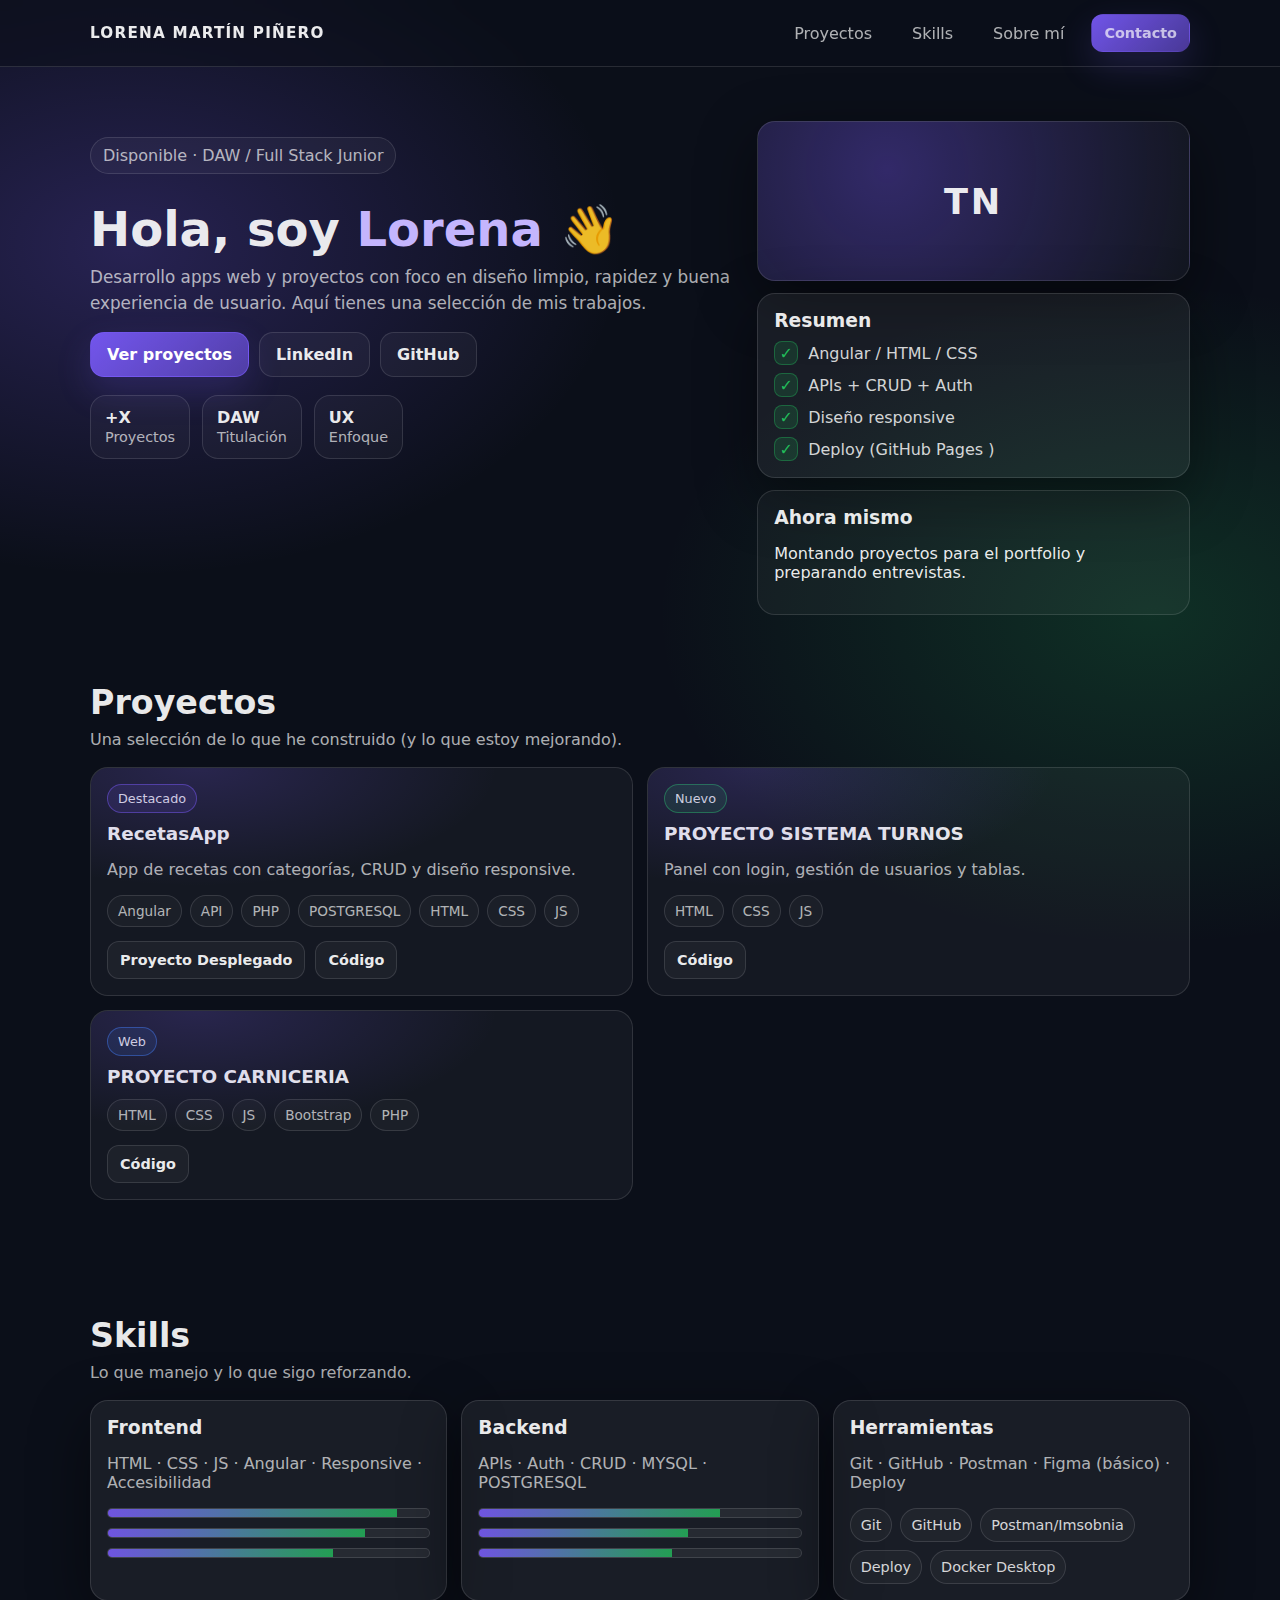
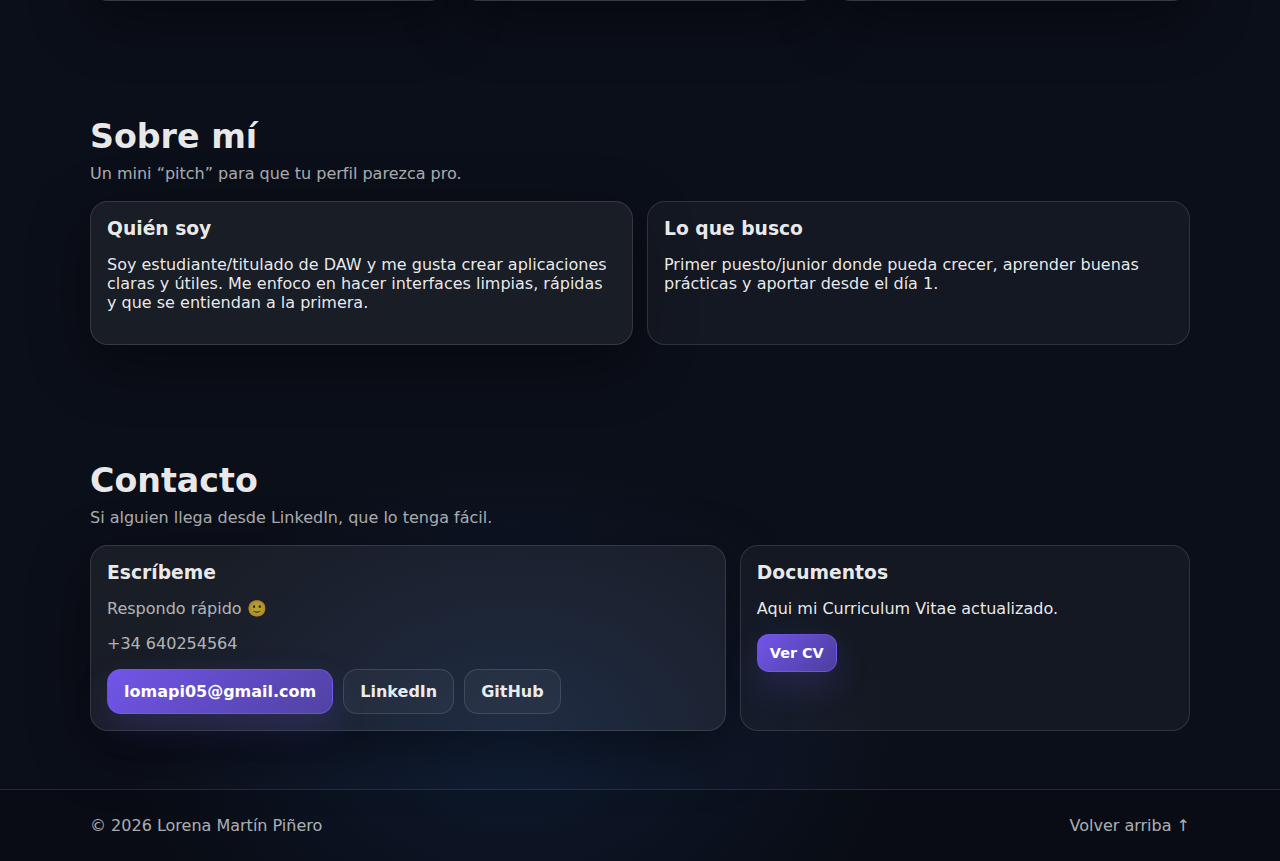
<file: index.html>
<!doctype html>
<html lang="es">
<head>
  <meta charset="utf-8" />
  <meta name="viewport" content="width=device-width, initial-scale=1" />
  <title>Lorena | Portfolio</title>
  <meta name="description" content="Portfolio de proyectos de desarrollo web." />
  <link rel="stylesheet" href="styles.css" />
</head>

<body>
  <!-- NAV -->
  <header class="header">
    <nav class="nav container">
      <a class="logo" href="#inicio">Lorena Martín Piñero</a>

      <input id="menu" type="checkbox" class="nav__toggle" />
      <label for="menu" class="nav__burger" aria-label="Abrir menú">
        <span></span><span></span><span></span>
      </label>

      <ul class="nav__links">
        <li><a href="#proyectos">Proyectos</a></li>
        <li><a href="#skills">Skills</a></li>
        <li><a href="#sobre-mi">Sobre mí</a></li>
        <li><a class="btn btn--small" href="#contacto">Contacto</a></li>
      </ul>
    </nav>
  </header>

  <!-- HERO -->
  <main id="inicio">
    <section class="hero container">
      <div class="hero__text">
        <p class="pill">Disponible · DAW / Full Stack Junior</p>
        <h1>Hola, soy <span class="accent">Lorena</span> 👋</h1>
        <p class="lead">
          Desarrollo apps web y proyectos con foco en diseño limpio, rapidez y buena experiencia de usuario.
          Aquí tienes una selección de mis trabajos.
        </p>

        <div class="hero__cta">
          <a class="btn" href="#proyectos">Ver proyectos</a>
          <a class="btn btn--ghost" href="https://www.linkedin.com/in/lorena-mart%C3%ADn-pi%C3%B1ero-50880b330/" target="_blank" rel="noreferrer">
            LinkedIn
          </a>
          <a class="btn btn--ghost" href="https://github.com/lorenamp25" target="_blank" rel="noreferrer">
            GitHub
          </a>
        </div>

        <div class="mini">
          <div class="mini__item">
            <span class="mini__num">+X</span>
            <span class="mini__label">Proyectos</span>
          </div>
          <div class="mini__item">
            <span class="mini__num">DAW</span>
            <span class="mini__label">Titulación</span>
          </div>
          <div class="mini__item">
            <span class="mini__num">UX</span>
            <span class="mini__label">Enfoque</span>
          </div>
        </div>
      </div>

      <aside class="hero__card">
        <div class="avatar" aria-hidden="true">
          <span>TN</span>
        </div>

        <div class="card">
          <h3>Resumen</h3>
          <ul class="checklist">
            <li>Angular / HTML / CSS</li>
            <li>APIs + CRUD + Auth</li>
            <li>Diseño responsive</li>
            <li>Deploy (GitHub Pages )</li>
          </ul>
        </div>

        <div class="card card--soft">
          <h3>Ahora mismo</h3>
          <p>
            Montando proyectos para el portfolio y preparando entrevistas.
          </p>
        </div>
      </aside>
    </section>

    <!-- PROYECTOS -->
    <section id="proyectos" class="section container">
      <div class="section__head">
        <h2>Proyectos</h2>
        <p>Una selección de lo que he construido (y lo que estoy mejorando).</p>
      </div>

      <div class="grid">
        <!-- PROYECTO 1 -->
        <article class="project">
          <div class="project__top">
            <div class="project__badge">Destacado</div>
            <h3>RecetasApp</h3>
            <p class="muted">
              App de recetas con categorías, CRUD y diseño responsive.
            </p>
          </div>

          <div class="tags">
            <span class="tag">Angular</span>
            <span class="tag">API</span>
            <span class="tag">PHP</span>
            <span class="tag">POSTGRESQL</span>
            <span class="tag">HTML</span>
            <span class="tag">CSS</span>
            <span class="tag">JS</span>
          </div>

          <div class="project__links">
            <a class="btn btn--small btn--ghost" href="http://87.106.58.176/" target="_blank" rel="noreferrer">Proyecto Desplegado</a>
            <a class="btn btn--small btn--ghost" href="https://github.com/lorenamp25/TFG_DAW" target="_blank" rel="noreferrer">Código</a>
          </div>
        </article>

        <!-- PROYECTO 2 -->
        <article class="project">
          <div class="project__top">
            <div class="project__badge project__badge--alt">Nuevo</div>
            <h3> PROYECTO SISTEMA TURNOS</h3>
            <p class="muted">
              Panel con login, gestión de usuarios y tablas.
            </p>
          </div>

          <div class="tags">
            <span class="tag">HTML</span>
            <span class="tag">CSS</span>
            <span class="tag">JS</span>
          </div>

          <div class="project__links">
            
            <a class="btn btn--small btn--ghost" href="https://github.com/lorenamp25/PROYECTO-SISTEMA-TURNOS.git" target="_blank" rel="noreferrer">Código</a>
          </div>
        </article>

        <!-- PROYECTO 3 -->
        <article class="project">
          <div class="project__top">
            <div class="project__badge project__badge--alt2">Web</div>
            <h3>PROYECTO CARNICERIA</h3>
           <div class="tags">
            <span class="tag">HTML</span>
            <span class="tag">CSS</span>
            <span class="tag">JS</span>
            <span class="tag">Bootstrap</span>
            <span class="tag">PHP</span>
          </div>
          </div>

          

          <div class="project__links">
        
            <a class="btn btn--small btn--ghost" href="https://github.com/lorenamp25/PROYECTO-CARNICERIA.git" target="_blank" rel="noreferrer">Código</a>
          </div>
        </article>

        <!-- PROYECTO 4 -->
        
      </div>
    </section>

    <!-- SKILLS -->
    <section id="skills" class="section container">
      <div class="section__head">
        <h2>Skills</h2>
        <p>Lo que manejo y lo que sigo reforzando.</p>
      </div>

      <div class="skills">
        <div class="card">
          <h3>Frontend</h3>
          <p class="muted">HTML · CSS · JS · Angular · Responsive · Accesibilidad </p>
          <div class="bars">
            <div class="bar"><span style="width: 90%"></span></div>
            <div class="bar"><span style="width: 80%"></span></div>
            <div class="bar"><span style="width: 70%"></span></div>
          </div>
        </div>

        <div class="card">
          <h3>Backend</h3>
          <p class="muted">APIs · Auth · CRUD ·  MYSQL · POSTGRESQL</p>
          <div class="bars">
            <div class="bar"><span style="width: 75%"></span></div>
            <div class="bar"><span style="width: 65%"></span></div>
            <div class="bar"><span style="width: 60%"></span></div>
          </div>
        </div>

        <div class="card">
          <h3>Herramientas</h3>
          <p class="muted">Git · GitHub · Postman · Figma (básico) · Deploy</p>
          <div class="chips">
            <span class="chip">Git</span>
            <span class="chip">GitHub</span>
            <span class="chip">Postman/Imsobnia</span>
            <span class="chip">Deploy</span>
            <span class="chip">Docker Desktop</span>
          </div>
        </div>
      </div>
    </section>

    <!-- SOBRE MI -->
    <section id="sobre-mi" class="section container">
      <div class="section__head">
        <h2>Sobre mí</h2>
        <p>Un mini “pitch” para que tu perfil parezca pro.</p>
      </div>

      <div class="about">
        <div class="card">
          <h3>Quién soy</h3>
          <p>
            Soy estudiante/titulado de DAW y me gusta crear aplicaciones claras y útiles.
            Me enfoco en hacer interfaces limpias, rápidas y que se entiendan a la primera.
          </p>
        </div>

        <div class="card card--soft">
          <h3>Lo que busco</h3>
          <p>
            Primer puesto/junior donde pueda crecer, aprender buenas prácticas y aportar desde el día 1.
          </p>
        </div>
      </div>
    </section>

    <!-- CONTACTO -->
    <section id="contacto" class="section container">
      <div class="section__head">
        <h2>Contacto</h2>
        <p>Si alguien llega desde LinkedIn, que lo tenga fácil.</p>
      </div>

      <div class="contact">
        <div class="card">
          <h3>Escríbeme</h3>
          <p class="muted">Respondo rápido 🙂</p>
           <p class="muted">+34 640254564</p>
          <div class="contact__links">
            <a class="btn" href="lomapi05@gmail.com">lomapi05@gmail.com</a>
            <a class="btn btn--ghost" href="https://www.linkedin.com/in/lorena-mart%C3%ADn-pi%C3%B1ero-50880b330/" target="_blank" rel="noreferrer">LinkedIn</a>
            <a class="btn btn--ghost" href="https://github.com/lorenamp25" target="_blank" rel="noreferrer">GitHub</a>
          </div>
        </div>

        <div class="card card--soft">
          <h3>Documentos</h3>
          <p>Aqui mi Curriculum Vitae actualizado.
          </p>
          <a class="btn btn--small" href="C.V. Lorena Martin PiÃ±ero.docx" target="_blank" rel="noreferrer">Ver CV</a>
        </div>
      </div>
    </section>
  </main>

  <!-- FOOTER -->
  <footer class="footer">
    <div class="container footer__inner">
      <p>© <span id="year"></span> Lorena Martín Piñero</p>
      <a href="#inicio" class="muted">Volver arriba ↑</a>
    </div>
  </footer>

  <script>
    document.getElementById("year").textContent = new Date().getFullYear();
  </script>
</body>
</html>
</file>
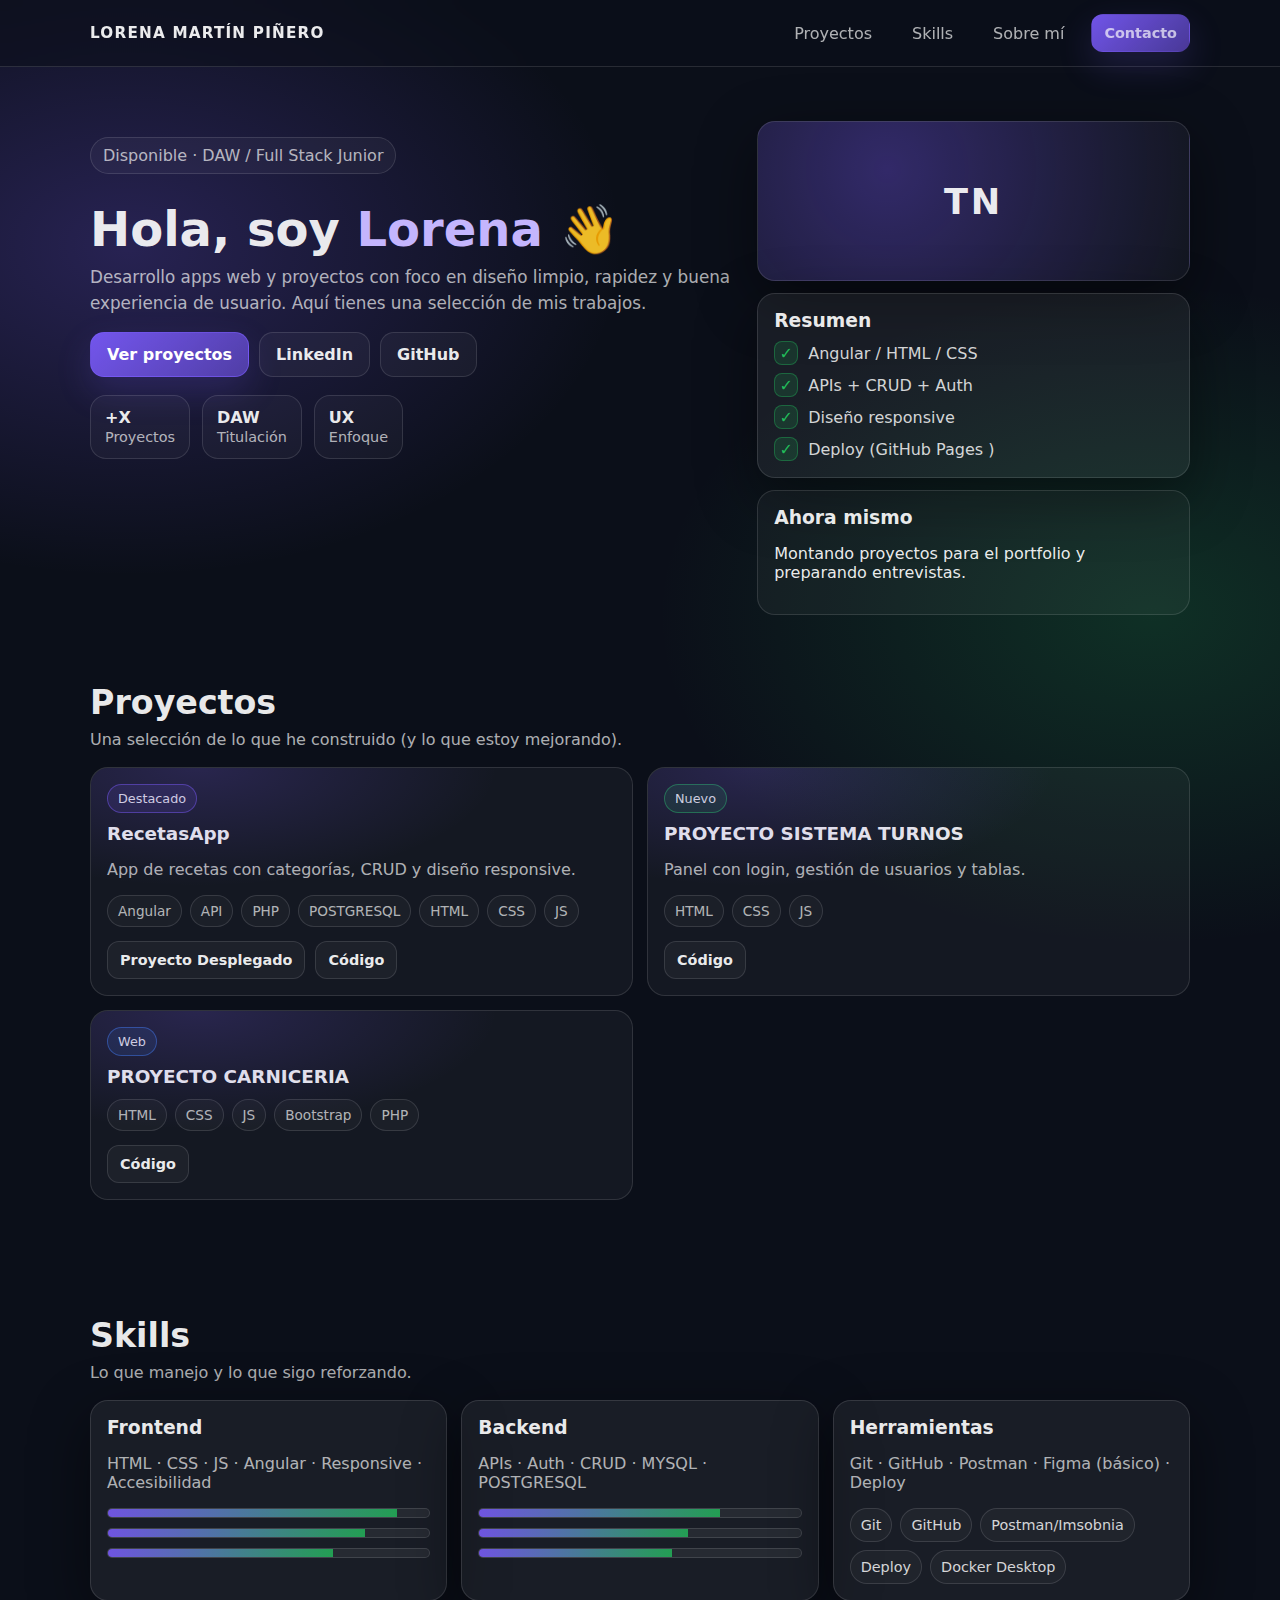
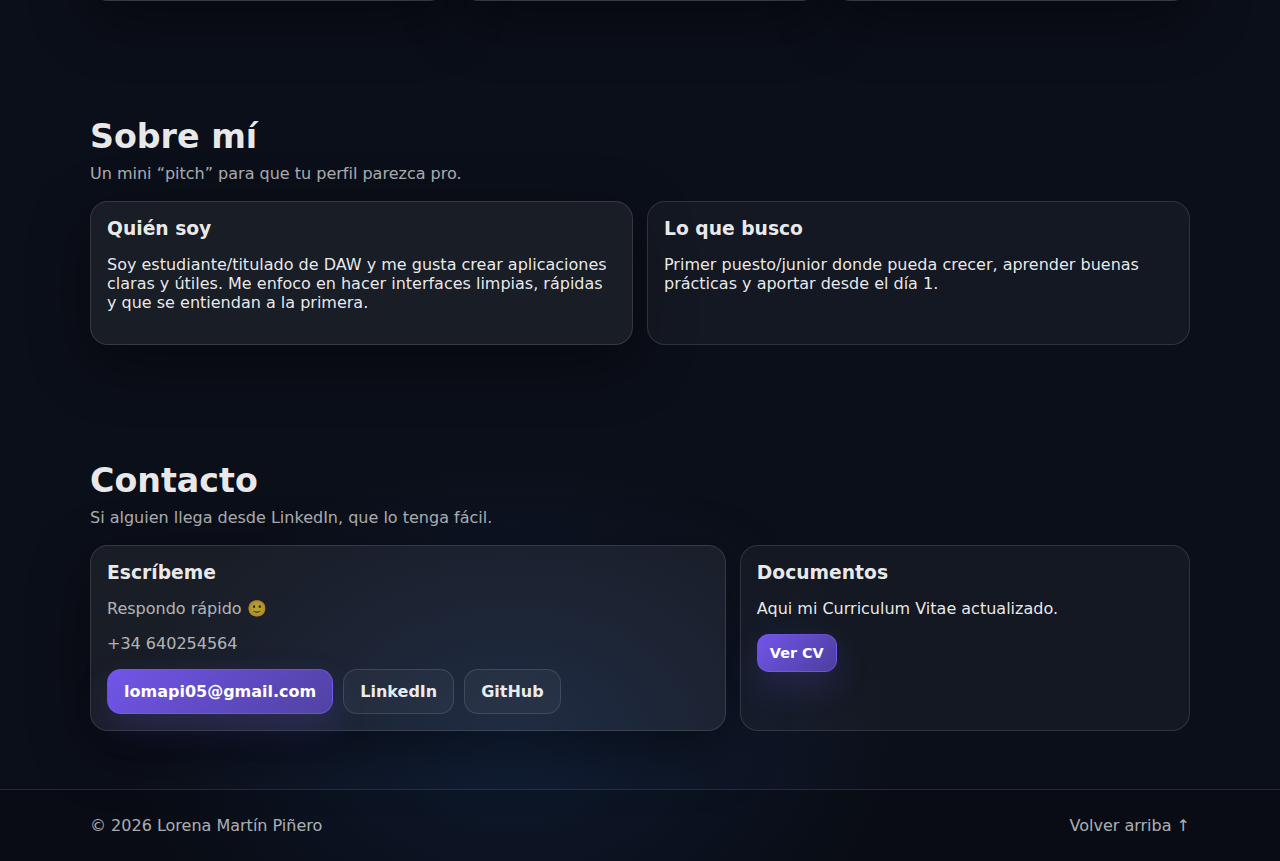
<file: portfolio.html>
<!doctype html>
<html lang="es">
<head>
  <meta charset="utf-8" />
  <meta name="viewport" content="width=device-width, initial-scale=1" />
  <title>Lorena | Portfolio</title>
  <meta name="description" content="Portfolio de proyectos de desarrollo web." />
  <link rel="stylesheet" href="style.css" />
</head>

<body>
  <!-- NAV -->
  <header class="header">
    <nav class="nav container">
      <a class="logo" href="#inicio">Lorena Martín Piñero</a>

      <input id="menu" type="checkbox" class="nav__toggle" />
      <label for="menu" class="nav__burger" aria-label="Abrir menú">
        <span></span><span></span><span></span>
      </label>

      <ul class="nav__links">
        <li><a href="#proyectos">Proyectos</a></li>
        <li><a href="#skills">Skills</a></li>
        <li><a href="#sobre-mi">Sobre mí</a></li>
        <li><a class="btn btn--small" href="#contacto">Contacto</a></li>
      </ul>
    </nav>
  </header>

  <!-- HERO -->
  <main id="inicio">
    <section class="hero container">
      <div class="hero__text">
        <p class="pill">Disponible · DAW / Full Stack Junior</p>
        <h1>Hola, soy <span class="accent">Lorena</span> 👋</h1>
        <p class="lead">
          Desarrollo apps web y proyectos con foco en diseño limpio, rapidez y buena experiencia de usuario.
          Aquí tienes una selección de mis trabajos.
        </p>

        <div class="hero__cta">
          <a class="btn" href="#proyectos">Ver proyectos</a>
          <a class="btn btn--ghost" href="https://www.linkedin.com/in/lorena-mart%C3%ADn-pi%C3%B1ero-50880b330/" target="_blank" rel="noreferrer">
            LinkedIn
          </a>
          <a class="btn btn--ghost" href="https://github.com/lorenamp25" target="_blank" rel="noreferrer">
            GitHub
          </a>
        </div>

        <div class="mini">
          <div class="mini__item">
            <span class="mini__num">+X</span>
            <span class="mini__label">Proyectos</span>
          </div>
          <div class="mini__item">
            <span class="mini__num">DAW</span>
            <span class="mini__label">Titulación</span>
          </div>
          <div class="mini__item">
            <span class="mini__num">UX</span>
            <span class="mini__label">Enfoque</span>
          </div>
        </div>
      </div>

      <aside class="hero__card">
        <div class="avatar" aria-hidden="true">
          <span>TN</span>
        </div>

        <div class="card">
          <h3>Resumen</h3>
          <ul class="checklist">
            <li>Angular / HTML / CSS</li>
            <li>APIs + CRUD + Auth</li>
            <li>Diseño responsive</li>
            <li>Deploy (GitHub Pages )</li>
          </ul>
        </div>

        <div class="card card--soft">
          <h3>Ahora mismo</h3>
          <p>
            Montando proyectos para el portfolio y preparando entrevistas.
          </p>
        </div>
      </aside>
    </section>

    <!-- PROYECTOS -->
    <section id="proyectos" class="section container">
      <div class="section__head">
        <h2>Proyectos</h2>
        <p>Una selección de lo que he construido (y lo que estoy mejorando).</p>
      </div>

      <div class="grid">
        <!-- PROYECTO 1 -->
        <article class="project">
          <div class="project__top">
            <div class="project__badge">Destacado</div>
            <h3>RecetasApp</h3>
            <p class="muted">
              App de recetas con categorías, CRUD y diseño responsive.
            </p>
          </div>

          <div class="tags">
            <span class="tag">Angular</span>
            <span class="tag">API</span>
            <span class="tag">PHP</span>
            <span class="tag">POSTGRESQL</span>
            <span class="tag">HTML</span>
            <span class="tag">CSS</span>
            <span class="tag">JS</span>
          </div>

          <div class="project__links">
            <a class="btn btn--small btn--ghost" href="http://87.106.58.176/" target="_blank" rel="noreferrer">Proyecto Desplegado</a>
            <a class="btn btn--small btn--ghost" href="https://github.com/lorenamp25/TFG_DAW" target="_blank" rel="noreferrer">Código</a>
          </div>
        </article>

        <!-- PROYECTO 2 -->
        <article class="project">
          <div class="project__top">
            <div class="project__badge project__badge--alt">Nuevo</div>
            <h3> PROYECTO SISTEMA TURNOS</h3>
            <p class="muted">
              Panel con login, gestión de usuarios y tablas.
            </p>
          </div>

          <div class="tags">
            <span class="tag">HTML</span>
            <span class="tag">CSS</span>
            <span class="tag">JS</span>
          </div>

          <div class="project__links">
            
            <a class="btn btn--small btn--ghost" href="https://github.com/lorenamp25/PROYECTO-SISTEMA-TURNOS.git" target="_blank" rel="noreferrer">Código</a>
          </div>
        </article>

        <!-- PROYECTO 3 -->
        <article class="project">
          <div class="project__top">
            <div class="project__badge project__badge--alt2">Web</div>
            <h3>PROYECTO CARNICERIA</h3>
           <div class="tags">
            <span class="tag">HTML</span>
            <span class="tag">CSS</span>
            <span class="tag">JS</span>
            <span class="tag">Bootstrap</span>
            <span class="tag">PHP</span>
          </div>
          </div>

          

          <div class="project__links">
        
            <a class="btn btn--small btn--ghost" href="https://github.com/lorenamp25/PROYECTO-CARNICERIA.git" target="_blank" rel="noreferrer">Código</a>
          </div>
        </article>

        <!-- PROYECTO 4 -->
        
      </div>
    </section>

    <!-- SKILLS -->
    <section id="skills" class="section container">
      <div class="section__head">
        <h2>Skills</h2>
        <p>Lo que manejo y lo que sigo reforzando.</p>
      </div>

      <div class="skills">
        <div class="card">
          <h3>Frontend</h3>
          <p class="muted">HTML · CSS · JS · Angular · Responsive · Accesibilidad </p>
          <div class="bars">
            <div class="bar"><span style="width: 90%"></span></div>
            <div class="bar"><span style="width: 80%"></span></div>
            <div class="bar"><span style="width: 70%"></span></div>
          </div>
        </div>

        <div class="card">
          <h3>Backend</h3>
          <p class="muted">APIs · Auth · CRUD ·  MYSQL · POSTGRESQL</p>
          <div class="bars">
            <div class="bar"><span style="width: 75%"></span></div>
            <div class="bar"><span style="width: 65%"></span></div>
            <div class="bar"><span style="width: 60%"></span></div>
          </div>
        </div>

        <div class="card">
          <h3>Herramientas</h3>
          <p class="muted">Git · GitHub · Postman · Figma (básico) · Deploy</p>
          <div class="chips">
            <span class="chip">Git</span>
            <span class="chip">GitHub</span>
            <span class="chip">Postman/Imsobnia</span>
            <span class="chip">Deploy</span>
            <span class="chip">Docker Desktop</span>
          </div>
        </div>
      </div>
    </section>

    <!-- SOBRE MI -->
    <section id="sobre-mi" class="section container">
      <div class="section__head">
        <h2>Sobre mí</h2>
        <p>Un mini “pitch” para que tu perfil parezca pro.</p>
      </div>

      <div class="about">
        <div class="card">
          <h3>Quién soy</h3>
          <p>
            Soy estudiante/titulado de DAW y me gusta crear aplicaciones claras y útiles.
            Me enfoco en hacer interfaces limpias, rápidas y que se entiendan a la primera.
          </p>
        </div>

        <div class="card card--soft">
          <h3>Lo que busco</h3>
          <p>
            Primer puesto/junior donde pueda crecer, aprender buenas prácticas y aportar desde el día 1.
          </p>
        </div>
      </div>
    </section>

    <!-- CONTACTO -->
    <section id="contacto" class="section container">
      <div class="section__head">
        <h2>Contacto</h2>
        <p>Si alguien llega desde LinkedIn, que lo tenga fácil.</p>
      </div>

      <div class="contact">
        <div class="card">
          <h3>Escríbeme</h3>
          <p class="muted">Respondo rápido 🙂</p>
           <p class="muted">+34 640254564</p>
          <div class="contact__links">
            <a class="btn" href="lomapi05@gmail.com">lomapi05@gmail.com</a>
            <a class="btn btn--ghost" href="https://www.linkedin.com/in/lorena-mart%C3%ADn-pi%C3%B1ero-50880b330/" target="_blank" rel="noreferrer">LinkedIn</a>
            <a class="btn btn--ghost" href="https://github.com/lorenamp25" target="_blank" rel="noreferrer">GitHub</a>
          </div>
        </div>

        <div class="card card--soft">
          <h3>Documentos</h3>
          <p>Aqui mi Curriculum Vitae actualizado.
          </p>
          <a class="btn btn--small" href="C.V. Lorena Martin PiÃ±ero.docx" target="_blank" rel="noreferrer">Ver CV</a>
        </div>
      </div>
    </section>
  </main>

  <!-- FOOTER -->
  <footer class="footer">
    <div class="container footer__inner">
      <p>© <span id="year"></span> Lorena Martín Piñero</p>
      <a href="#inicio" class="muted">Volver arriba ↑</a>
    </div>
  </footer>

  <script>
    document.getElementById("year").textContent = new Date().getFullYear();
  </script>
</body>
</html>
</file>
<file: styles.css>
:root{
  --bg: #0b0f19;
  --card: rgba(255,255,255,.06);
  --card2: rgba(255,255,255,.04);
  --text: rgba(255,255,255,.92);
  --muted: rgba(255,255,255,.68);
  --border: rgba(255,255,255,.12);
  --shadow: 0 18px 60px rgba(0,0,0,.45);
  --radius: 18px;
  --max: 1100px;
  --accent: #7c5cff;
  --accent2: #22c55e;
}

*{ box-sizing:border-box; }
html{ scroll-behavior:smooth; }
body{
  margin:0;
  font-family: ui-sans-serif, system-ui, -apple-system, Segoe UI, Roboto, Arial, "Apple Color Emoji","Segoe UI Emoji";
  color: var(--text);
  background:
    radial-gradient(900px 600px at 10% 10%, rgba(124,92,255,.25), transparent 55%),
    radial-gradient(900px 600px at 90% 25%, rgba(34,197,94,.18), transparent 55%),
    radial-gradient(700px 500px at 40% 95%, rgba(59,130,246,.14), transparent 55%),
    var(--bg);
}

a{ color:inherit; text-decoration:none; }
.container{ width:min(var(--max), calc(100% - 40px)); margin:0 auto; }

.header{
  position:sticky; top:0; z-index:50;
  backdrop-filter: blur(12px);
  background: rgba(11,15,25,.55);
  border-bottom: 1px solid var(--border);
}

.nav{
  display:flex; align-items:center; justify-content:space-between;
  padding: 14px 0;
  gap:16px;
}
.logo{
  font-weight:800;
  letter-spacing:.08em;
  text-transform:uppercase;
  font-size:.95rem;
}
.nav__links{
  list-style:none; display:flex; gap:14px; align-items:center;
  margin:0; padding:0;
}
.nav__links a{
  padding:10px 12px;
  border-radius: 12px;
  color: var(--muted);
  border: 1px solid transparent;
}
.nav__links a:hover{
  color: var(--text);
  border-color: var(--border);
  background: rgba(255,255,255,.04);
}

.nav__toggle{ display:none; }
.nav__burger{
  display:none;
  width:44px; height:44px;
  border:1px solid var(--border);
  border-radius: 14px;
  align-items:center; justify-content:center;
  gap:5px;
  cursor:pointer;
}
.nav__burger span{
  display:block; width:18px; height:2px;
  background: rgba(255,255,255,.85);
  border-radius:99px;
}

.btn{
  display:inline-flex; align-items:center; justify-content:center;
  padding: 12px 16px;
  border-radius: 14px;
  border: 1px solid rgba(124,92,255,.55);
  background: linear-gradient(135deg, rgba(124,92,255,.9), rgba(124,92,255,.55));
  color: white;
  font-weight: 650;
  box-shadow: 0 14px 35px rgba(124,92,255,.18);
  transition: transform .15s ease, filter .15s ease;
}
.btn:hover{ transform: translateY(-1px); filter: brightness(1.06); }
.btn--ghost{
  background: rgba(255,255,255,.04);
  border-color: var(--border);
  box-shadow: none;
  color: var(--text);
}
.btn--small{ padding: 10px 12px; border-radius: 12px; font-size: .9rem; }

.section{ padding: 58px 0; }
.section__head{
  display:flex; flex-direction:column; gap:8px;
  margin-bottom: 18px;
}
.section__head h2{
  margin:0;
  font-size: clamp(1.5rem, 2.6vw, 2.1rem);
}
.section__head p{ margin:0; color: var(--muted); max-width: 70ch; }

.hero{
  padding: 54px 0 10px;
  display:grid;
  grid-template-columns: 1.2fr .8fr;
  gap: 18px;
  align-items: start;
}
.pill{
  display:inline-flex;
  gap:8px;
  align-items:center;
  padding: 8px 12px;
  border-radius: 999px;
  border: 1px solid var(--border);
  background: rgba(255,255,255,.04);
  color: var(--muted);
  width: fit-content;
}
.hero h1{
  margin: 14px 0 10px;
  font-size: clamp(2rem, 4.2vw, 3rem);
  line-height: 1.05;
}
.accent{ color: #c4b5fd; }
.lead{ color: var(--muted); font-size: 1.05rem; line-height: 1.55; margin: 0 0 16px; }

.hero__cta{ display:flex; gap:10px; flex-wrap:wrap; margin: 14px 0 18px; }

.mini{
  display:flex; gap:12px; flex-wrap:wrap;
}
.mini__item{
  padding: 12px 14px;
  border-radius: 16px;
  border: 1px solid var(--border);
  background: rgba(255,255,255,.03);
}
.mini__num{ font-weight:800; display:block; }
.mini__label{ color: var(--muted); font-size:.9rem; }

.hero__card{
  display:flex; flex-direction:column; gap:12px;
}
.avatar{
  border-radius: var(--radius);
  border: 1px solid var(--border);
  background: radial-gradient(circle at 30% 30%, rgba(124,92,255,.35), rgba(255,255,255,.03));
  box-shadow: var(--shadow);
  height: 160px;
  display:grid; place-items:center;
}
.avatar span{
  font-weight: 900;
  font-size: 2.2rem;
  letter-spacing: .08em;
  color: rgba(255,255,255,.92);
}

.card{
  border-radius: var(--radius);
  border: 1px solid var(--border);
  background: var(--card);
  box-shadow: var(--shadow);
  padding: 16px;
}
.card--soft{
  background: var(--card2);
  box-shadow: none;
}
.card h3{ margin: 0 0 10px; }
.muted{ color: var(--muted); }

.checklist{
  list-style:none; padding:0; margin:0;
  display:grid; gap:8px;
}
.checklist li{
  display:flex; gap:10px; align-items:center;
  color: rgba(255,255,255,.82);
}
.checklist li::before{
  content:"✓";
  width: 22px; height: 22px;
  display:grid; place-items:center;
  border-radius: 8px;
  background: rgba(34,197,94,.15);
  border: 1px solid rgba(34,197,94,.35);
  color: rgba(34,197,94,.95);
  font-weight: 900;
}

.grid{
  display:grid;
  grid-template-columns: repeat(12, 1fr);
  gap: 14px;
}
.project{
  grid-column: span 6;
  border-radius: var(--radius);
  border: 1px solid var(--border);
  background: rgba(255,255,255,.04);
  padding: 16px;
  position: relative;
  overflow: hidden;
}
.project::after{
  content:"";
  position:absolute; inset:-2px;
  background: radial-gradient(500px 200px at 20% 0%, rgba(124,92,255,.2), transparent 60%);
  pointer-events:none;
}
.project__top{ position:relative; }
.project h3{ margin: 10px 0 8px; font-size: 1.15rem; }
.project__badge{
  display:inline-flex;
  padding: 6px 10px;
  border-radius: 999px;
  font-size: .8rem;
  border: 1px solid rgba(124,92,255,.45);
  background: rgba(124,92,255,.12);
  color: rgba(255,255,255,.85);
}
.project__badge--alt{
  border-color: rgba(34,197,94,.45);
  background: rgba(34,197,94,.12);
}
.project__badge--alt2{
  border-color: rgba(59,130,246,.45);
  background: rgba(59,130,246,.12);
}

.tags{
  position:relative;
  display:flex; gap:8px; flex-wrap:wrap;
  margin: 12px 0 14px;
}
.tag{
  padding: 7px 10px;
  border-radius: 999px;
  border: 1px solid var(--border);
  background: rgba(255,255,255,.03);
  color: var(--muted);
  font-size: .85rem;
}
.project__links{
  position:relative;
  display:flex; gap:10px; flex-wrap:wrap;
}

.skills{
  display:grid;
  grid-template-columns: repeat(12, 1fr);
  gap: 14px;
}
.skills .card{ grid-column: span 4; }

.bars{ display:grid; gap:10px; margin-top: 12px; }
.bar{
  height: 10px;
  background: rgba(255,255,255,.06);
  border: 1px solid var(--border);
  border-radius: 999px;
  overflow: hidden;
}
.bar span{
  display:block;
  height: 100%;
  background: linear-gradient(90deg, rgba(124,92,255,.85), rgba(34,197,94,.75));
}

.chips{ display:flex; gap:8px; flex-wrap:wrap; margin-top:10px; }
.chip{
  padding: 8px 10px;
  border-radius: 999px;
  border: 1px solid var(--border);
  background: rgba(255,255,255,.03);
  color: rgba(255,255,255,.82);
  font-size: .9rem;
}

.about{
  display:grid;
  grid-template-columns: repeat(12, 1fr);
  gap: 14px;
}
.about .card{ grid-column: span 6; }

.contact{
  display:grid;
  grid-template-columns: repeat(12, 1fr);
  gap: 14px;
}
.contact .card{ grid-column: span 7; }
.contact .card--soft{ grid-column: span 5; }
.contact__links{ display:flex; gap:10px; flex-wrap:wrap; margin-top: 10px; }

.footer{
  padding: 26px 0;
  border-top: 1px solid var(--border);
  background: rgba(0,0,0,.18);
}
.footer__inner{
  display:flex;
  align-items:center;
  justify-content:space-between;
  gap: 10px;
  flex-wrap:wrap;
}
.footer p{ margin:0; color: var(--muted); }

/* RESPONSIVE */
@media (max-width: 900px){
  .hero{ grid-template-columns: 1fr; }
  .project{ grid-column: span 12; }
  .skills .card{ grid-column: span 12; }
  .about .card{ grid-column: span 12; }
  .contact .card, .contact .card--soft{ grid-column: span 12; }

  .nav__burger{ display:flex; }
  .nav__links{
    position:absolute;
    top: 64px; right: 20px; left: 20px;
    border-radius: 18px;
    border: 1px solid var(--border);
    background: rgba(11,15,25,.95);
    padding: 12px;
    display:none;
    flex-direction:column;
    box-shadow: var(--shadow);
  }
  .nav__toggle:checked ~ .nav__links{ display:flex; }
}
</file>
<file: style.css>
:root{
  --bg: #0b0f19;
  --card: rgba(255,255,255,.06);
  --card2: rgba(255,255,255,.04);
  --text: rgba(255,255,255,.92);
  --muted: rgba(255,255,255,.68);
  --border: rgba(255,255,255,.12);
  --shadow: 0 18px 60px rgba(0,0,0,.45);
  --radius: 18px;
  --max: 1100px;
  --accent: #7c5cff;
  --accent2: #22c55e;
}

*{ box-sizing:border-box; }
html{ scroll-behavior:smooth; }
body{
  margin:0;
  font-family: ui-sans-serif, system-ui, -apple-system, Segoe UI, Roboto, Arial, "Apple Color Emoji","Segoe UI Emoji";
  color: var(--text);
  background:
    radial-gradient(900px 600px at 10% 10%, rgba(124,92,255,.25), transparent 55%),
    radial-gradient(900px 600px at 90% 25%, rgba(34,197,94,.18), transparent 55%),
    radial-gradient(700px 500px at 40% 95%, rgba(59,130,246,.14), transparent 55%),
    var(--bg);
}

a{ color:inherit; text-decoration:none; }
.container{ width:min(var(--max), calc(100% - 40px)); margin:0 auto; }

.header{
  position:sticky; top:0; z-index:50;
  backdrop-filter: blur(12px);
  background: rgba(11,15,25,.55);
  border-bottom: 1px solid var(--border);
}

.nav{
  display:flex; align-items:center; justify-content:space-between;
  padding: 14px 0;
  gap:16px;
}
.logo{
  font-weight:800;
  letter-spacing:.08em;
  text-transform:uppercase;
  font-size:.95rem;
}
.nav__links{
  list-style:none; display:flex; gap:14px; align-items:center;
  margin:0; padding:0;
}
.nav__links a{
  padding:10px 12px;
  border-radius: 12px;
  color: var(--muted);
  border: 1px solid transparent;
}
.nav__links a:hover{
  color: var(--text);
  border-color: var(--border);
  background: rgba(255,255,255,.04);
}

.nav__toggle{ display:none; }
.nav__burger{
  display:none;
  width:44px; height:44px;
  border:1px solid var(--border);
  border-radius: 14px;
  align-items:center; justify-content:center;
  gap:5px;
  cursor:pointer;
}
.nav__burger span{
  display:block; width:18px; height:2px;
  background: rgba(255,255,255,.85);
  border-radius:99px;
}

.btn{
  display:inline-flex; align-items:center; justify-content:center;
  padding: 12px 16px;
  border-radius: 14px;
  border: 1px solid rgba(124,92,255,.55);
  background: linear-gradient(135deg, rgba(124,92,255,.9), rgba(124,92,255,.55));
  color: white;
  font-weight: 650;
  box-shadow: 0 14px 35px rgba(124,92,255,.18);
  transition: transform .15s ease, filter .15s ease;
}
.btn:hover{ transform: translateY(-1px); filter: brightness(1.06); }
.btn--ghost{
  background: rgba(255,255,255,.04);
  border-color: var(--border);
  box-shadow: none;
  color: var(--text);
}
.btn--small{ padding: 10px 12px; border-radius: 12px; font-size: .9rem; }

.section{ padding: 58px 0; }
.section__head{
  display:flex; flex-direction:column; gap:8px;
  margin-bottom: 18px;
}
.section__head h2{
  margin:0;
  font-size: clamp(1.5rem, 2.6vw, 2.1rem);
}
.section__head p{ margin:0; color: var(--muted); max-width: 70ch; }

.hero{
  padding: 54px 0 10px;
  display:grid;
  grid-template-columns: 1.2fr .8fr;
  gap: 18px;
  align-items: start;
}
.pill{
  display:inline-flex;
  gap:8px;
  align-items:center;
  padding: 8px 12px;
  border-radius: 999px;
  border: 1px solid var(--border);
  background: rgba(255,255,255,.04);
  color: var(--muted);
  width: fit-content;
}
.hero h1{
  margin: 14px 0 10px;
  font-size: clamp(2rem, 4.2vw, 3rem);
  line-height: 1.05;
}
.accent{ color: #c4b5fd; }
.lead{ color: var(--muted); font-size: 1.05rem; line-height: 1.55; margin: 0 0 16px; }

.hero__cta{ display:flex; gap:10px; flex-wrap:wrap; margin: 14px 0 18px; }

.mini{
  display:flex; gap:12px; flex-wrap:wrap;
}
.mini__item{
  padding: 12px 14px;
  border-radius: 16px;
  border: 1px solid var(--border);
  background: rgba(255,255,255,.03);
}
.mini__num{ font-weight:800; display:block; }
.mini__label{ color: var(--muted); font-size:.9rem; }

.hero__card{
  display:flex; flex-direction:column; gap:12px;
}
.avatar{
  border-radius: var(--radius);
  border: 1px solid var(--border);
  background: radial-gradient(circle at 30% 30%, rgba(124,92,255,.35), rgba(255,255,255,.03));
  box-shadow: var(--shadow);
  height: 160px;
  display:grid; place-items:center;
}
.avatar span{
  font-weight: 900;
  font-size: 2.2rem;
  letter-spacing: .08em;
  color: rgba(255,255,255,.92);
}

.card{
  border-radius: var(--radius);
  border: 1px solid var(--border);
  background: var(--card);
  box-shadow: var(--shadow);
  padding: 16px;
}
.card--soft{
  background: var(--card2);
  box-shadow: none;
}
.card h3{ margin: 0 0 10px; }
.muted{ color: var(--muted); }

.checklist{
  list-style:none; padding:0; margin:0;
  display:grid; gap:8px;
}
.checklist li{
  display:flex; gap:10px; align-items:center;
  color: rgba(255,255,255,.82);
}
.checklist li::before{
  content:"✓";
  width: 22px; height: 22px;
  display:grid; place-items:center;
  border-radius: 8px;
  background: rgba(34,197,94,.15);
  border: 1px solid rgba(34,197,94,.35);
  color: rgba(34,197,94,.95);
  font-weight: 900;
}

.grid{
  display:grid;
  grid-template-columns: repeat(12, 1fr);
  gap: 14px;
}
.project{
  grid-column: span 6;
  border-radius: var(--radius);
  border: 1px solid var(--border);
  background: rgba(255,255,255,.04);
  padding: 16px;
  position: relative;
  overflow: hidden;
}
.project::after{
  content:"";
  position:absolute; inset:-2px;
  background: radial-gradient(500px 200px at 20% 0%, rgba(124,92,255,.2), transparent 60%);
  pointer-events:none;
}
.project__top{ position:relative; }
.project h3{ margin: 10px 0 8px; font-size: 1.15rem; }
.project__badge{
  display:inline-flex;
  padding: 6px 10px;
  border-radius: 999px;
  font-size: .8rem;
  border: 1px solid rgba(124,92,255,.45);
  background: rgba(124,92,255,.12);
  color: rgba(255,255,255,.85);
}
.project__badge--alt{
  border-color: rgba(34,197,94,.45);
  background: rgba(34,197,94,.12);
}
.project__badge--alt2{
  border-color: rgba(59,130,246,.45);
  background: rgba(59,130,246,.12);
}

.tags{
  position:relative;
  display:flex; gap:8px; flex-wrap:wrap;
  margin: 12px 0 14px;
}
.tag{
  padding: 7px 10px;
  border-radius: 999px;
  border: 1px solid var(--border);
  background: rgba(255,255,255,.03);
  color: var(--muted);
  font-size: .85rem;
}
.project__links{
  position:relative;
  display:flex; gap:10px; flex-wrap:wrap;
}

.skills{
  display:grid;
  grid-template-columns: repeat(12, 1fr);
  gap: 14px;
}
.skills .card{ grid-column: span 4; }

.bars{ display:grid; gap:10px; margin-top: 12px; }
.bar{
  height: 10px;
  background: rgba(255,255,255,.06);
  border: 1px solid var(--border);
  border-radius: 999px;
  overflow: hidden;
}
.bar span{
  display:block;
  height: 100%;
  background: linear-gradient(90deg, rgba(124,92,255,.85), rgba(34,197,94,.75));
}

.chips{ display:flex; gap:8px; flex-wrap:wrap; margin-top:10px; }
.chip{
  padding: 8px 10px;
  border-radius: 999px;
  border: 1px solid var(--border);
  background: rgba(255,255,255,.03);
  color: rgba(255,255,255,.82);
  font-size: .9rem;
}

.about{
  display:grid;
  grid-template-columns: repeat(12, 1fr);
  gap: 14px;
}
.about .card{ grid-column: span 6; }

.contact{
  display:grid;
  grid-template-columns: repeat(12, 1fr);
  gap: 14px;
}
.contact .card{ grid-column: span 7; }
.contact .card--soft{ grid-column: span 5; }
.contact__links{ display:flex; gap:10px; flex-wrap:wrap; margin-top: 10px; }

.footer{
  padding: 26px 0;
  border-top: 1px solid var(--border);
  background: rgba(0,0,0,.18);
}
.footer__inner{
  display:flex;
  align-items:center;
  justify-content:space-between;
  gap: 10px;
  flex-wrap:wrap;
}
.footer p{ margin:0; color: var(--muted); }

/* RESPONSIVE */
@media (max-width: 900px){
  .hero{ grid-template-columns: 1fr; }
  .project{ grid-column: span 12; }
  .skills .card{ grid-column: span 12; }
  .about .card{ grid-column: span 12; }
  .contact .card, .contact .card--soft{ grid-column: span 12; }

  .nav__burger{ display:flex; }
  .nav__links{
    position:absolute;
    top: 64px; right: 20px; left: 20px;
    border-radius: 18px;
    border: 1px solid var(--border);
    background: rgba(11,15,25,.95);
    padding: 12px;
    display:none;
    flex-direction:column;
    box-shadow: var(--shadow);
  }
  .nav__toggle:checked ~ .nav__links{ display:flex; }
}
</file>
